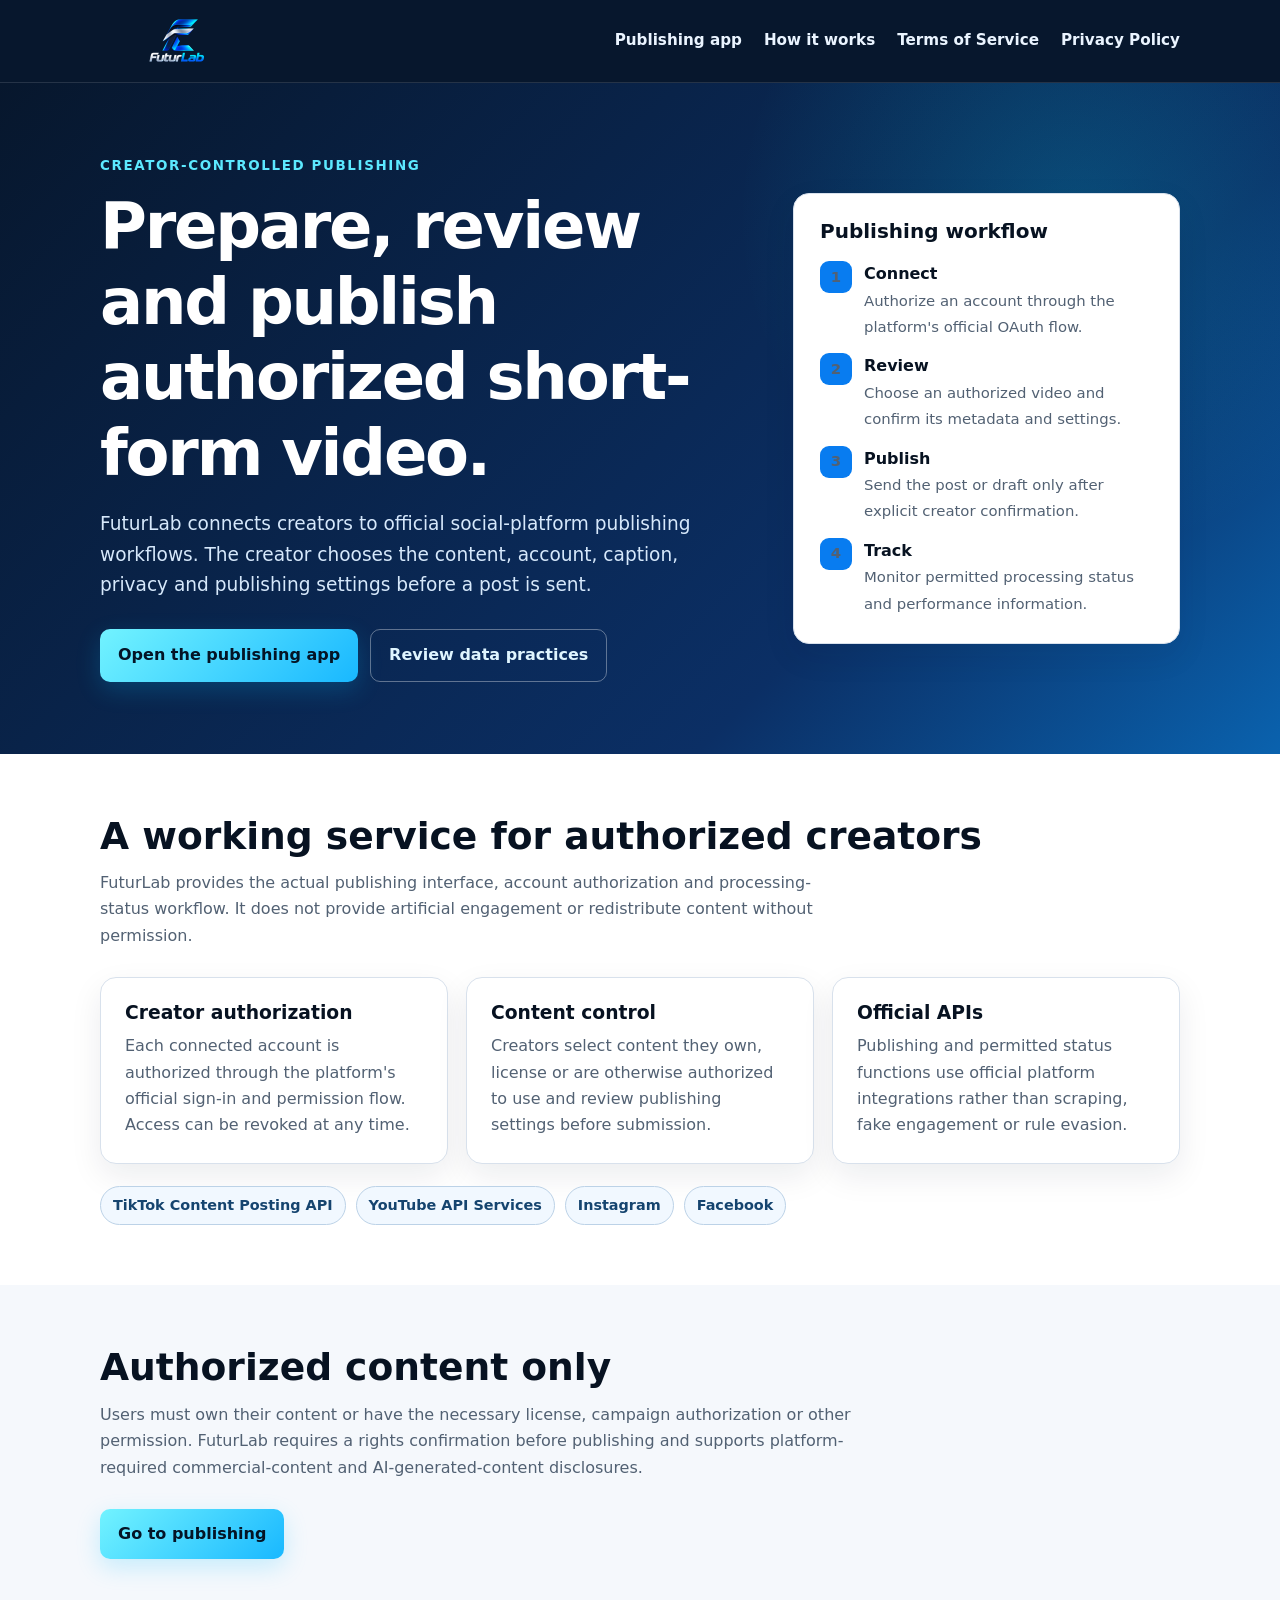
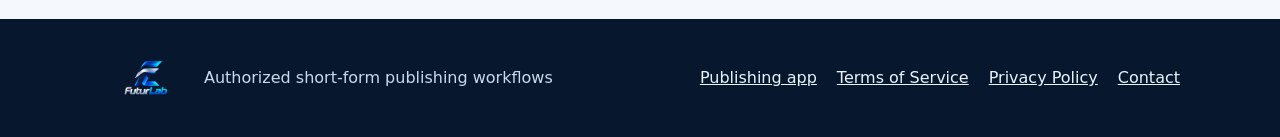
<file: index.html>
<!doctype html>
<html lang="en">
<head>
  <meta charset="utf-8">
  <meta name="viewport" content="width=device-width, initial-scale=1">
  <title>FuturLab — Authorized short-form publishing</title>
  <meta name="description" content="FuturLab helps creators prepare, review and publish authorized short-form content through official platform integrations.">
  <link rel="icon" type="image/png" href="/futurlab-logo.png">
  <link rel="apple-touch-icon" href="/futurlab-logo.png">
  <link rel="stylesheet" href="/styles.css">
</head>
<body>
  <header class="site-header">
    <div class="header-inner">
      <a class="brand-link" href="/" aria-label="FuturLab home"><img class="brand-logo" src="/futurlab-logo.png" alt="FuturLab"></a>
      <nav class="site-nav" aria-label="Primary navigation">
        <a href="/app.html">Publishing app</a>
        <a href="#workflow">How it works</a>
        <a href="/terms.html">Terms of Service</a>
        <a href="/privacy.html">Privacy Policy</a>
      </nav>
    </div>
  </header>

  <main>
    <section class="hero">
      <div class="container hero-grid">
        <div>
          <p class="eyebrow">Creator-controlled publishing</p>
          <h1>Prepare, review and publish authorized short-form video.</h1>
          <p class="hero-copy">FuturLab connects creators to official social-platform publishing workflows. The creator chooses the content, account, caption, privacy and publishing settings before a post is sent.</p>
          <div class="actions">
            <a class="button button-primary" href="/app.html">Open the publishing app</a>
            <a class="button button-secondary" href="/privacy.html">Review data practices</a>
          </div>
        </div>
        <aside class="hero-panel" aria-label="Publishing workflow summary">
          <h2>Publishing workflow</h2>
          <div class="mini-steps">
            <div class="mini-step"><span class="step-number">1</span><div><strong>Connect</strong><span>Authorize an account through the platform's official OAuth flow.</span></div></div>
            <div class="mini-step"><span class="step-number">2</span><div><strong>Review</strong><span>Choose an authorized video and confirm its metadata and settings.</span></div></div>
            <div class="mini-step"><span class="step-number">3</span><div><strong>Publish</strong><span>Send the post or draft only after explicit creator confirmation.</span></div></div>
            <div class="mini-step"><span class="step-number">4</span><div><strong>Track</strong><span>Monitor permitted processing status and performance information.</span></div></div>
          </div>
        </aside>
      </div>
    </section>

    <section class="section section-white" id="workflow">
      <div class="container">
        <h2>A working service for authorized creators</h2>
        <p class="section-intro">FuturLab provides the actual publishing interface, account authorization and processing-status workflow. It does not provide artificial engagement or redistribute content without permission.</p>
        <div class="grid-3">
          <article class="card"><h3>Creator authorization</h3><p>Each connected account is authorized through the platform's official sign-in and permission flow. Access can be revoked at any time.</p></article>
          <article class="card"><h3>Content control</h3><p>Creators select content they own, license or are otherwise authorized to use and review publishing settings before submission.</p></article>
          <article class="card"><h3>Official APIs</h3><p>Publishing and permitted status functions use official platform integrations rather than scraping, fake engagement or rule evasion.</p></article>
        </div>
        <div class="platform-list" aria-label="Supported platform integrations">
          <span>TikTok Content Posting API</span>
          <span>YouTube API Services</span>
          <span>Instagram</span>
          <span>Facebook</span>
        </div>
      </div>
    </section>

    <section class="section">
      <div class="container">
        <h2>Authorized content only</h2>
        <p class="section-intro">Users must own their content or have the necessary license, campaign authorization or other permission. FuturLab requires a rights confirmation before publishing and supports platform-required commercial-content and AI-generated-content disclosures.</p>
        <a class="button button-primary" href="/app.html">Go to publishing</a>
      </div>
    </section>
  </main>

  <footer class="site-footer">
    <div class="container footer-inner">
      <div class="footer-brand"><img src="/futurlab-logo.png" alt="FuturLab"><span>Authorized short-form publishing workflows</span></div>
      <nav class="footer-links" aria-label="Legal and service links">
        <a href="/app.html">Publishing app</a>
        <a href="/terms.html">Terms of Service</a>
        <a href="/privacy.html">Privacy Policy</a>
        <a href="mailto:clipsfabricc@gmail.com">Contact</a>
      </nav>
    </div>
  </footer>
</body>
</html>
</file>
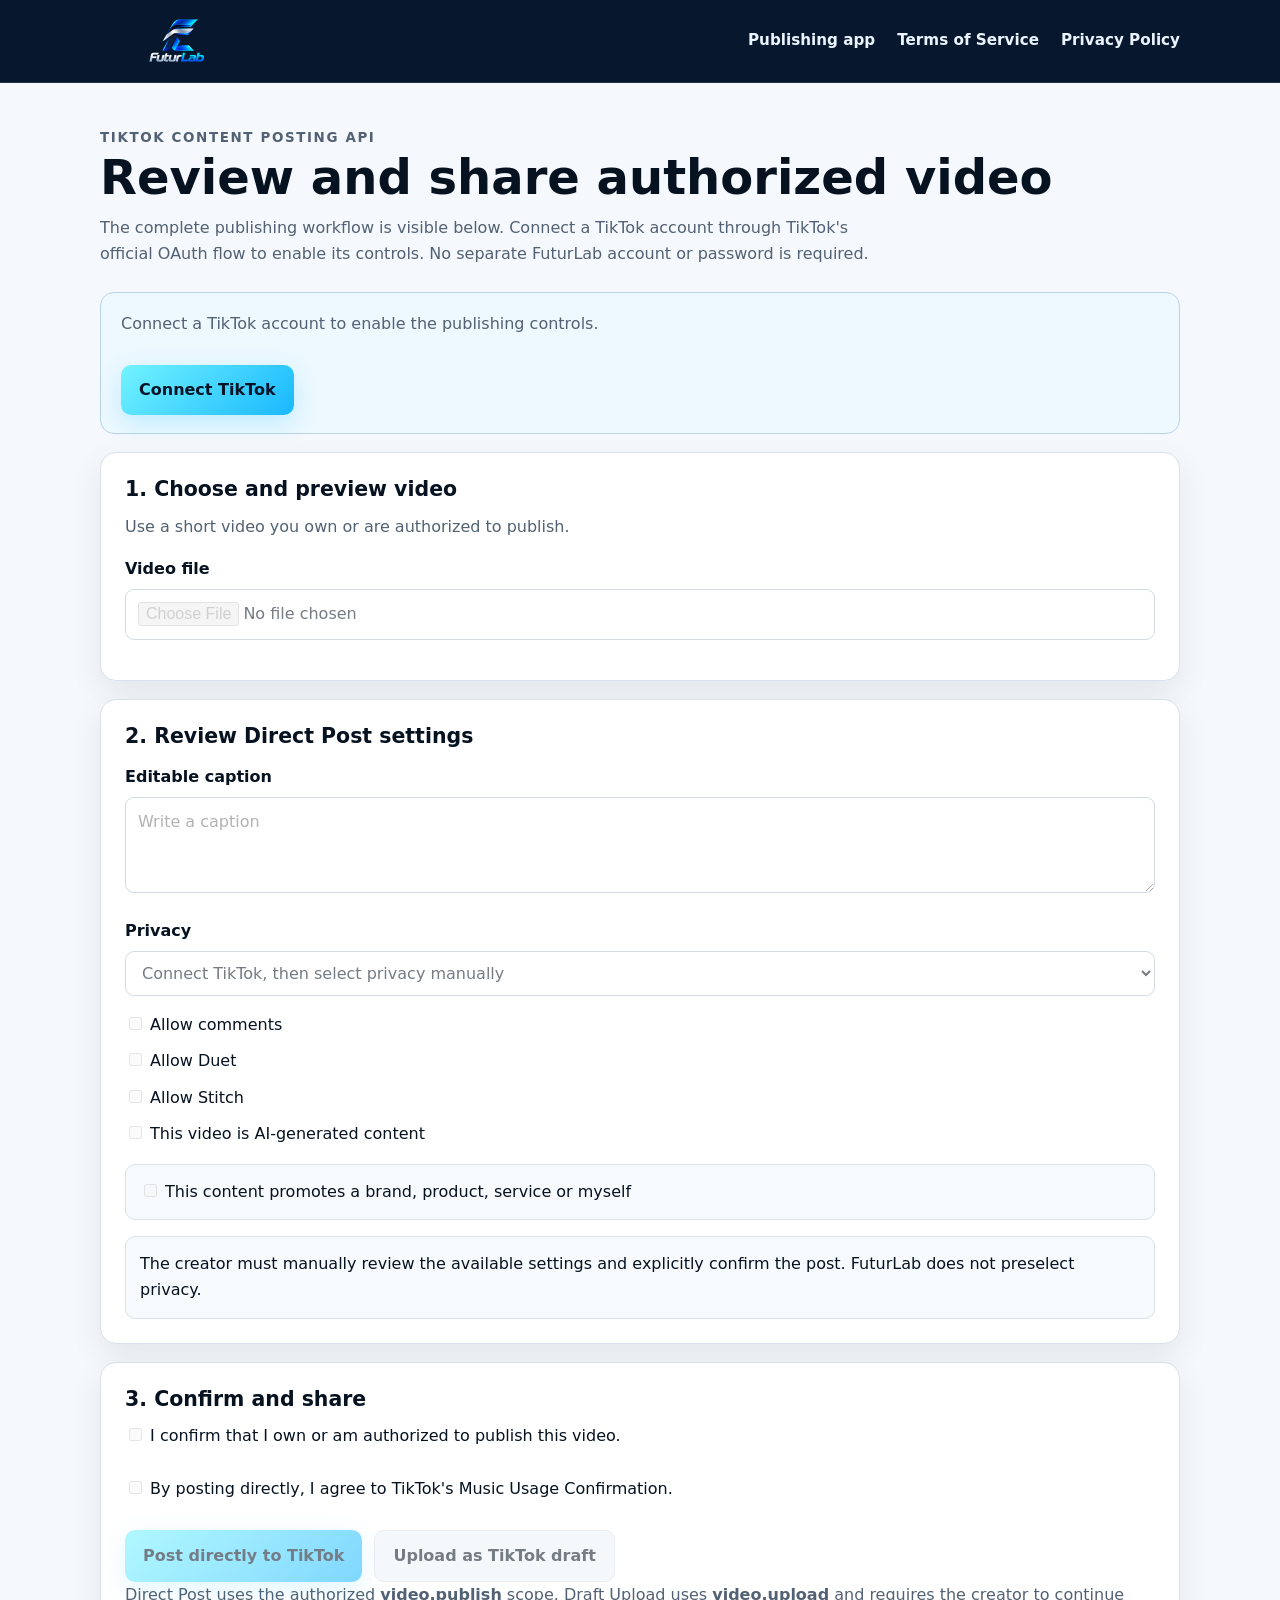
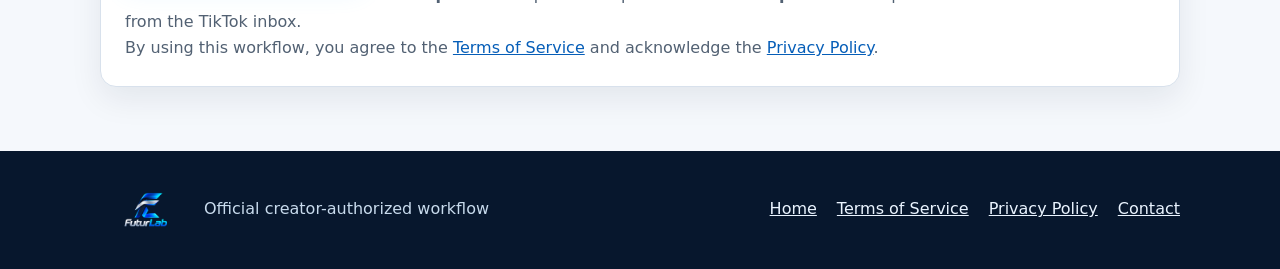
<file: app.html>
<!doctype html>
<html lang="en">
<head>
  <meta charset="utf-8">
  <meta name="viewport" content="width=device-width, initial-scale=1">
  <title>FuturLab — TikTok publishing app</title>
  <meta name="description" content="Connect a TikTok account, review authorized video and settings, and submit a Direct Post or TikTok draft.">
  <link rel="canonical" href="https://futurlabmedia.com/app.html">
  <link rel="icon" type="image/png" href="/futurlab-logo.png">
  <link rel="apple-touch-icon" href="/futurlab-logo.png">
  <link rel="stylesheet" href="/styles.css">
</head>
<body>
  <header class="site-header">
    <div class="header-inner">
      <a class="brand-link" href="/" aria-label="FuturLab home"><img class="brand-logo" src="/futurlab-logo.png" alt="FuturLab"></a>
      <nav class="site-nav" aria-label="Primary navigation">
        <a href="/app.html" aria-current="page">Publishing app</a>
        <a href="/terms.html">Terms of Service</a>
        <a href="/privacy.html">Privacy Policy</a>
      </nav>
    </div>
  </header>

  <main class="app-main">
    <div class="container">
      <section class="app-intro">
        <p class="eyebrow">TikTok Content Posting API</p>
        <h1>Review and share authorized video</h1>
        <p>The complete publishing workflow is visible below. Connect a TikTok account through TikTok's official OAuth flow to enable its controls. No separate FuturLab account or password is required.</p>
      </section>

      <section class="status-banner" aria-label="TikTok connection">
        <div id="connection" aria-live="polite"><p class="muted">Checking TikTok connection…</p></div>
      </section>

      <div class="app-stack" id="publisher">
        <section id="profileCard" class="card app-card hidden">
          <h2>Connected TikTok account</h2>
          <div class="profile-row"><img id="avatar" alt="TikTok profile avatar"><div class="profile-meta"><strong id="displayName">Connected creator</strong><span class="muted" id="creatorName"></span></div><button id="disconnect" class="secondary" type="button">Disconnect TikTok</button></div>
        </section>

        <section class="card app-card">
          <h2>1. Choose and preview video</h2>
          <p class="muted">Use a short video you own or are authorized to publish.</p>
          <div class="field"><label for="video">Video file</label><input id="video" type="file" accept="video/mp4,video/quicktime,video/webm" disabled></div>
          <video id="preview" class="preview hidden" controls></video>
        </section>

        <section class="card app-card">
          <h2>2. Review Direct Post settings</h2>
          <div class="field"><label for="title">Editable caption</label><textarea id="title" maxlength="2200" placeholder="Write a caption" disabled></textarea></div>
          <div class="field"><label for="privacy">Privacy</label><select id="privacy" disabled><option value="">Connect TikTok, then select privacy manually</option></select></div>
          <div class="checks">
            <label><input type="checkbox" id="allowComment" disabled> Allow comments</label>
            <label><input type="checkbox" id="allowDuet" disabled> Allow Duet</label>
            <label><input type="checkbox" id="allowStitch" disabled> Allow Stitch</label>
            <label><input type="checkbox" id="isAigc" disabled> This video is AI-generated content</label>
          </div>
          <div class="commercial-box">
            <label><input type="checkbox" id="commercial" disabled> This content promotes a brand, product, service or myself</label>
            <div id="commercialOptions" class="hidden" style="margin-top:10px">
              <label><input type="checkbox" id="yourBrand" disabled> Your brand or own business</label><br>
              <label><input type="checkbox" id="brandedContent" disabled> Branded content or third party</label>
              <div class="muted" id="commercialNote" style="margin-top:8px"></div>
            </div>
          </div>
          <div class="notice" style="margin-top:16px">The creator must manually review the available settings and explicitly confirm the post. FuturLab does not preselect privacy.</div>
        </section>

        <section class="card app-card confirmations">
          <h2>3. Confirm and share</h2>
          <label><input type="checkbox" id="rights" disabled> I confirm that I own or am authorized to publish this video.</label><br>
          <label><input type="checkbox" id="music" disabled> By posting directly, I agree to TikTok's Music Usage Confirmation.</label>
          <div class="actions">
            <button id="post" disabled>Post directly to TikTok</button>
            <button id="draft" class="secondary" disabled>Upload as TikTok draft</button>
          </div>
          <p class="muted">Direct Post uses the authorized <strong>video.publish</strong> scope. Draft Upload uses <strong>video.upload</strong> and requires the creator to continue from the TikTok inbox.</p>
          <p class="muted">By using this workflow, you agree to the <a href="/terms.html">Terms of Service</a> and acknowledge the <a href="/privacy.html">Privacy Policy</a>.</p>
          <div id="result" class="status-output hidden" aria-live="polite"></div>
        </section>
      </div>
    </div>
  </main>

  <footer class="site-footer">
    <div class="container footer-inner">
      <div class="footer-brand"><img src="/futurlab-logo.png" alt="FuturLab"><span>Official creator-authorized workflow</span></div>
      <nav class="footer-links" aria-label="Legal and service links"><a href="/">Home</a><a href="/terms.html">Terms of Service</a><a href="/privacy.html">Privacy Policy</a><a href="mailto:clipsfabricc@gmail.com">Contact</a></nav>
    </div>
  </footer>

  <script>
  const API = 'https://auth.futurlabmedia.com';
  const $ = id => document.getElementById(id);
  let currentPublishId = null;
  let currentMode = 'post';
  let connected = false;

  function setConnection(html) { $('connection').innerHTML = html; }
  function connectButton(message) {
    setConnection(`<div><p class="muted">${message}</p><div class="actions"><button type="button" onclick="location.href='${API}/tiktok/login'">Connect TikTok</button></div></div>`);
  }
  async function api(path, options = {}) {
    const response = await fetch(API + path, { ...options, credentials: 'include' });
    const data = await response.json().catch(() => ({}));
    if (!response.ok) throw new Error(data.error || `Request failed (${response.status})`);
    return data;
  }
  function bool(value) { return !!value; }
  function setWorkflowEnabled(enabled) {
    connected = enabled;
    ['video','title','privacy','allowComment','allowDuet','allowStitch','isAigc','commercial','yourBrand','brandedContent','rights','music'].forEach(id => { $(id).disabled = !enabled; });
    updateButtons();
  }
  function updateButtons() {
    const fileOk = connected && !!$('video').files[0];
    const commercialOk = !$('commercial').checked || $('yourBrand').checked || $('brandedContent').checked;
    const brandedPrivateConflict = $('brandedContent').checked && $('privacy').value === 'SELF_ONLY';
    $('post').disabled = !fileOk || !$('privacy').value || !$('rights').checked || !$('music').checked || !commercialOk || brandedPrivateConflict;
    $('draft').disabled = !fileOk || !$('rights').checked;
    $('commercialNote').textContent = brandedPrivateConflict ? 'Branded content cannot use Only me privacy.' : '';
  }
  function renderCreatorOptions(info) {
    $('creatorName').textContent = info.creator_username ? `@${info.creator_username}` : '';
    $('privacy').innerHTML = '<option value="">Select privacy manually</option>';
    (info.privacy_level_options || []).forEach(value => {
      const option = document.createElement('option');
      option.value = value;
      option.textContent = { PUBLIC_TO_EVERYONE:'Everyone', MUTUAL_FOLLOW_FRIENDS:'Friends', FOLLOWER_OF_CREATOR:'Followers', SELF_ONLY:'Only me' }[value] || value;
      $('privacy').appendChild(option);
    });
    $('allowComment').disabled = bool(info.comment_disabled);
    $('allowDuet').disabled = bool(info.duet_disabled);
    $('allowStitch').disabled = bool(info.stitch_disabled);
    $('allowComment').checked = false;
    $('allowDuet').checked = false;
    $('allowStitch').checked = false;
  }
  async function load() {
    setWorkflowEnabled(false);
    try {
      const status = await api('/tiktok/status');
      if (!status.connected) { connectButton('Connect a TikTok account to enable the publishing controls.'); return; }
      const [profile, creator] = await Promise.all([api('/tiktok/profile'), api('/tiktok/creator-info')]);
      const user = profile.data && profile.data.user ? profile.data.user : {};
      $('avatar').src = user.avatar_url || '';
      $('displayName').textContent = user.display_name || 'Connected creator';
      renderCreatorOptions(creator.data || {});
      $('profileCard').classList.remove('hidden');
      setConnection(`<div><p class="ok">✓ TikTok connected</p><p class="muted">Authorized scopes: ${status.scope || ''}</p></div>`);
      setWorkflowEnabled(true);
      renderCreatorOptions(creator.data || {});
    } catch (error) {
      connectButton('Connect a TikTok account to enable the publishing controls.');
    }
  }

  $('disconnect').addEventListener('click', async () => {
    $('disconnect').disabled = true;
    try { await api('/tiktok/disconnect', { method: 'POST' }); location.reload(); }
    catch (error) { alert('Disconnect failed: ' + error.message); $('disconnect').disabled = false; }
  });
  $('video').addEventListener('change', () => {
    const file = $('video').files[0];
    if (!file) { $('preview').classList.add('hidden'); updateButtons(); return; }
    $('preview').src = URL.createObjectURL(file);
    $('preview').classList.remove('hidden');
    updateButtons();
  });
  ['privacy','rights','music','yourBrand','brandedContent'].forEach(id => $(id).addEventListener('change', updateButtons));
  $('commercial').addEventListener('change', () => {
    $('commercialOptions').classList.toggle('hidden', !$('commercial').checked);
    if (!$('commercial').checked) { $('yourBrand').checked = false; $('brandedContent').checked = false; }
    updateButtons();
  });
  function baseForm() { const form = new FormData(); form.append('video', $('video').files[0]); return form; }

  $('post').addEventListener('click', async () => {
    currentMode = 'post'; $('post').disabled = true; $('draft').disabled = true; $('result').classList.remove('hidden'); $('result').textContent = 'Uploading Direct Post to TikTok…';
    try {
      const form = baseForm();
      form.append('title', $('title').value); form.append('privacy_level', $('privacy').value);
      form.append('allow_comment', $('allowComment').checked); form.append('allow_duet', $('allowDuet').checked); form.append('allow_stitch', $('allowStitch').checked);
      form.append('is_aigc', $('isAigc').checked); form.append('commercial_content', $('commercial').checked); form.append('your_brand', $('yourBrand').checked); form.append('branded_content', $('brandedContent').checked); form.append('music_confirmation', 'accepted');
      const init = await api('/tiktok/post-file', { method: 'POST', body: form }); currentPublishId = init.publish_id;
      $('result').textContent = `Direct Post upload accepted.\npublish_id: ${currentPublishId}\nChecking processing status…`;
      pollStatus();
    } catch (error) { $('result').textContent = 'Error: ' + error.message; updateButtons(); }
  });
  $('draft').addEventListener('click', async () => {
    currentMode = 'draft'; $('post').disabled = true; $('draft').disabled = true; $('result').classList.remove('hidden'); $('result').textContent = 'Uploading video to TikTok as a draft…';
    try {
      const init = await api('/tiktok/upload-draft-file', { method: 'POST', body: baseForm() }); currentPublishId = init.publish_id;
      $('result').textContent = `Draft upload accepted.\npublish_id: ${currentPublishId}\nContinue from the TikTok inbox notification to review and post.\nChecking upload status…`;
      pollStatus();
    } catch (error) { $('result').textContent = 'Error: ' + error.message; updateButtons(); }
  });
  async function pollStatus() {
    if (!currentPublishId) return;
    try {
      const response = await api('/tiktok/post-status', { method:'POST', headers:{'Content-Type':'application/json'}, body:JSON.stringify({publish_id:currentPublishId}) });
      const data = response.data || {};
      $('result').textContent = `${currentMode === 'draft' ? 'Draft Upload' : 'Direct Post'}\npublish_id: ${currentPublishId}\nStatus: ${data.status || 'UNKNOWN'}${data.fail_reason ? `\nReason: ${data.fail_reason}` : ''}${currentMode === 'draft' ? '\nContinue from the TikTok inbox notification to edit and post the draft.' : ''}`;
      if (['PUBLISH_COMPLETE','SEND_TO_USER_INBOX','FAILED'].includes(data.status)) { updateButtons(); return; }
      setTimeout(pollStatus, 2500);
    } catch (error) { $('result').textContent += '\nStatus check error: ' + error.message; updateButtons(); }
  }
  load();
  </script>
</body>
</html>
</file>
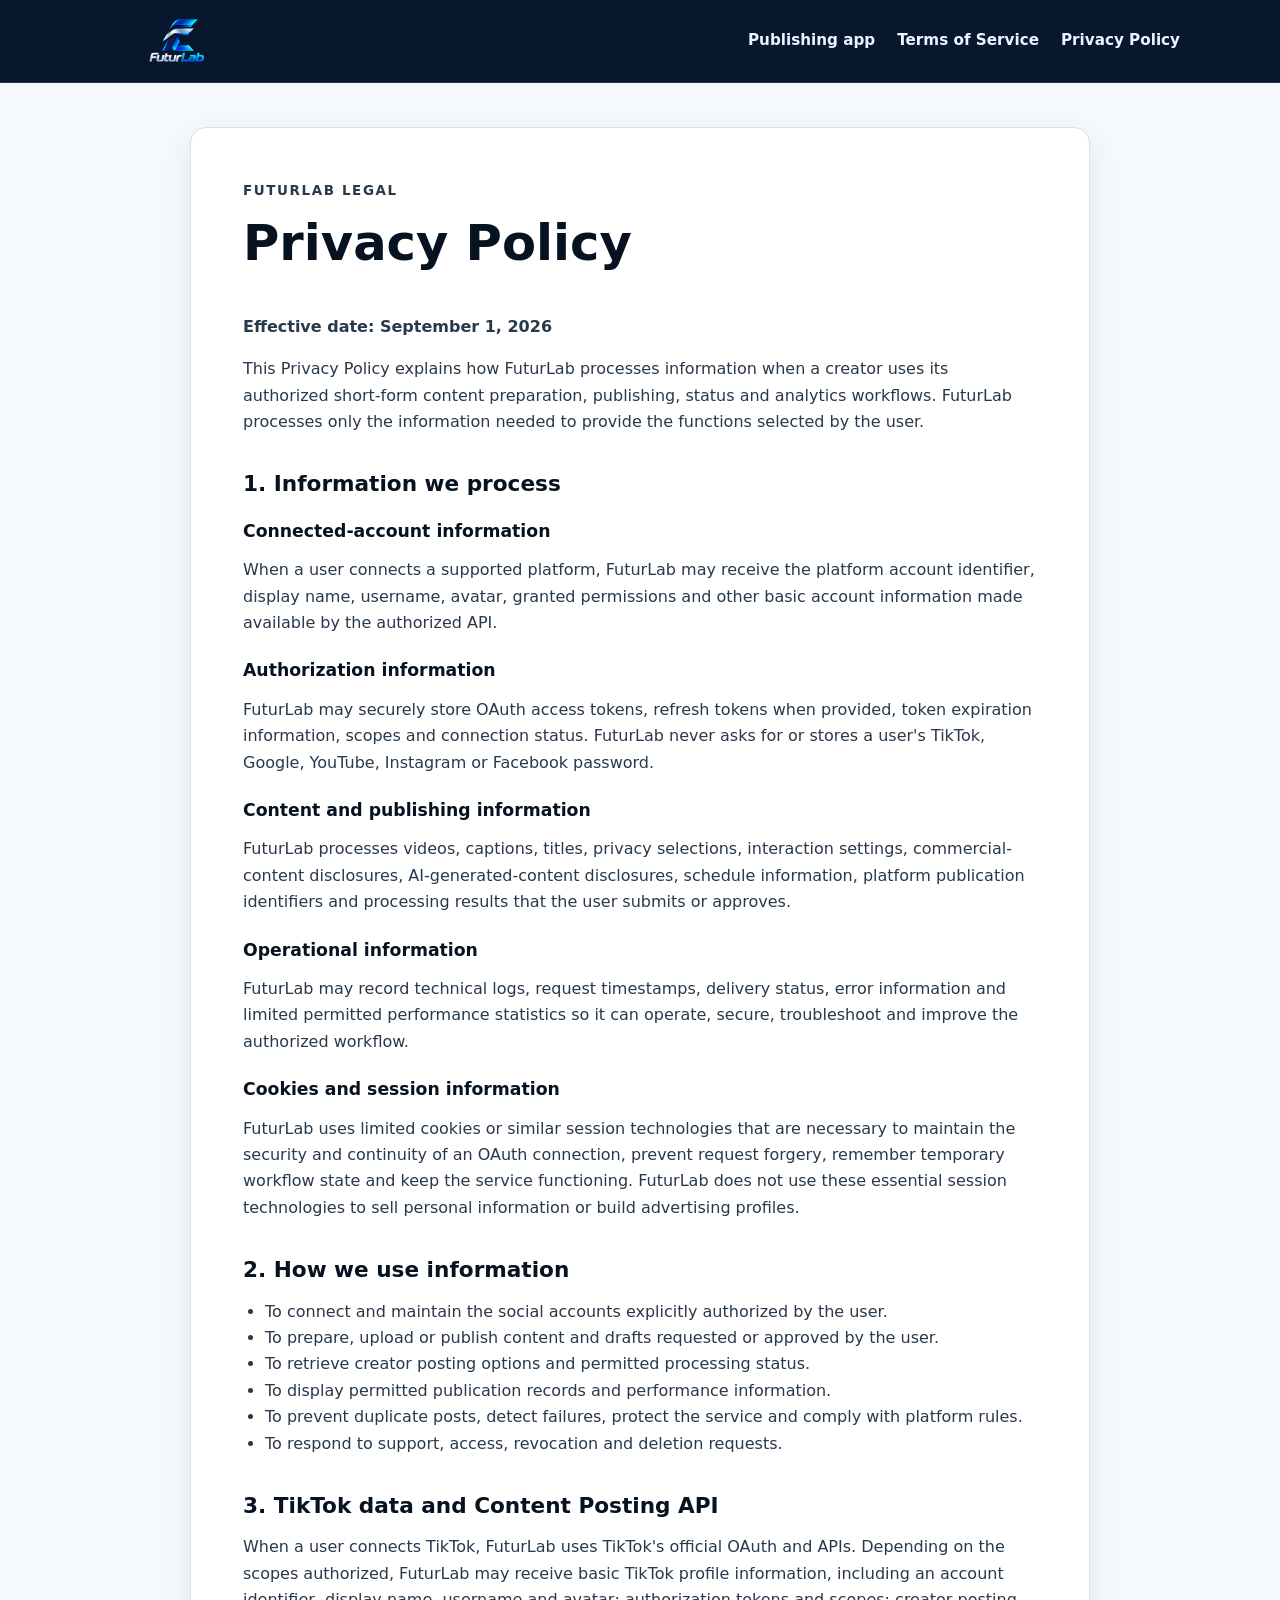
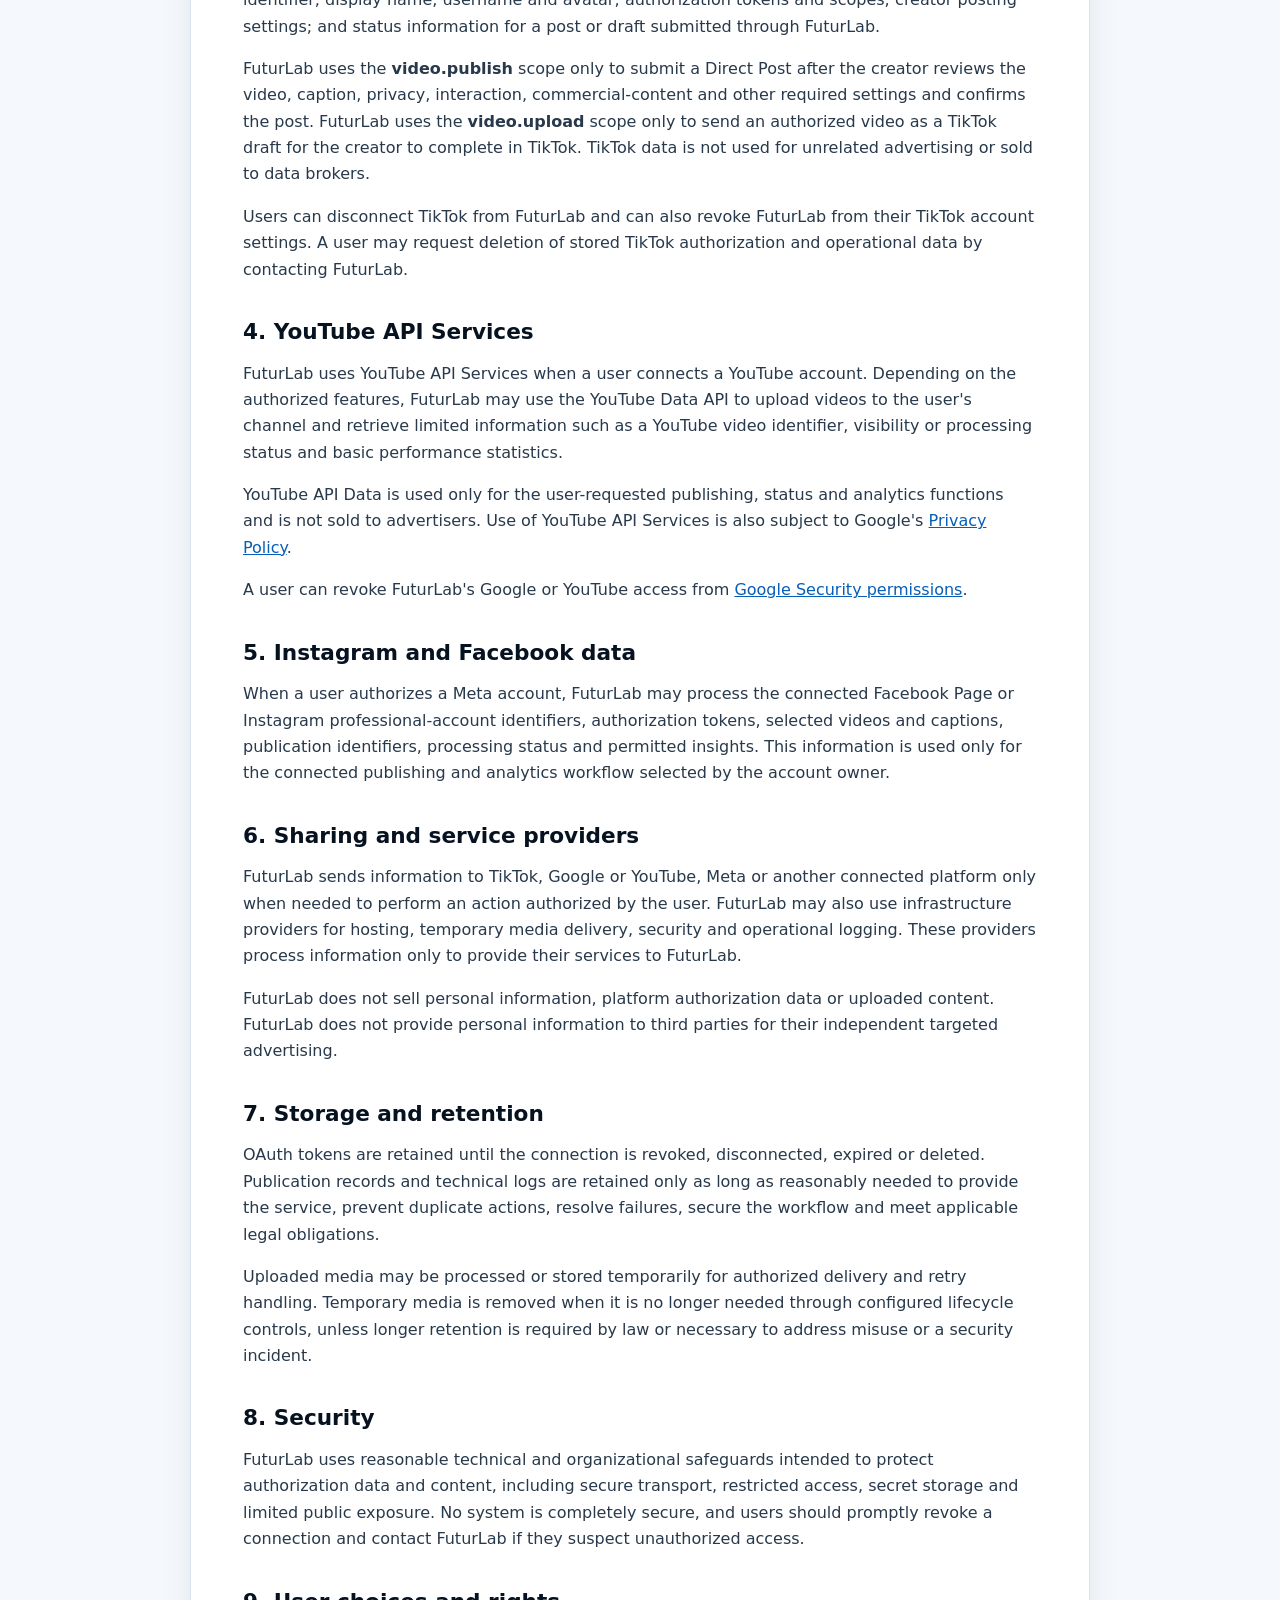
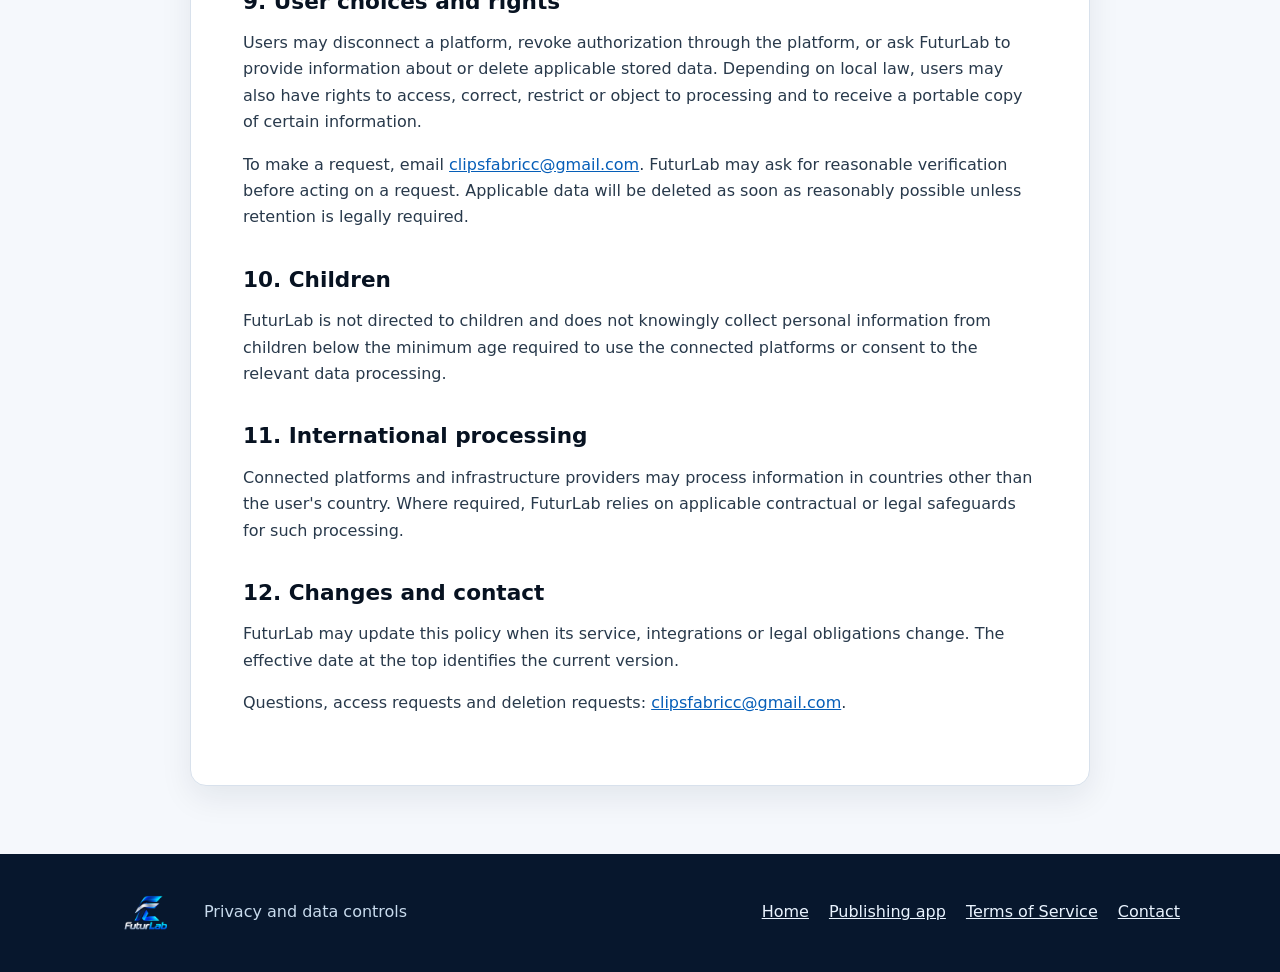
<file: privacy.html>
<!doctype html>
<html lang="en">
<head>
  <meta charset="utf-8">
  <meta name="viewport" content="width=device-width, initial-scale=1">
  <title>FuturLab Privacy Policy</title>
  <meta name="description" content="FuturLab Privacy Policy for connected-account authorization and short-form content publishing.">
  <link rel="icon" type="image/png" href="/futurlab-logo.png">
  <link rel="apple-touch-icon" href="/futurlab-logo.png">
  <link rel="stylesheet" href="/styles.css">
</head>
<body>
  <header class="site-header">
    <div class="header-inner">
      <a class="brand-link" href="/" aria-label="FuturLab home"><img class="brand-logo" src="/futurlab-logo.png" alt="FuturLab"></a>
      <nav class="site-nav" aria-label="Primary navigation">
        <a href="/app.html">Publishing app</a>
        <a href="/terms.html">Terms of Service</a>
        <a href="/privacy.html" aria-current="page">Privacy Policy</a>
      </nav>
    </div>
  </header>

  <main class="legal-main">
    <article class="legal-card">
      <p class="eyebrow">FuturLab legal</p>
      <h1>Privacy Policy</h1>
      <p class="legal-meta">Effective date: September 1, 2026</p>
      <p>This Privacy Policy explains how FuturLab processes information when a creator uses its authorized short-form content preparation, publishing, status and analytics workflows. FuturLab processes only the information needed to provide the functions selected by the user.</p>

      <h2>1. Information we process</h2>
      <h3>Connected-account information</h3>
      <p>When a user connects a supported platform, FuturLab may receive the platform account identifier, display name, username, avatar, granted permissions and other basic account information made available by the authorized API.</p>
      <h3>Authorization information</h3>
      <p>FuturLab may securely store OAuth access tokens, refresh tokens when provided, token expiration information, scopes and connection status. FuturLab never asks for or stores a user's TikTok, Google, YouTube, Instagram or Facebook password.</p>
      <h3>Content and publishing information</h3>
      <p>FuturLab processes videos, captions, titles, privacy selections, interaction settings, commercial-content disclosures, AI-generated-content disclosures, schedule information, platform publication identifiers and processing results that the user submits or approves.</p>
      <h3>Operational information</h3>
      <p>FuturLab may record technical logs, request timestamps, delivery status, error information and limited permitted performance statistics so it can operate, secure, troubleshoot and improve the authorized workflow.</p>
      <h3>Cookies and session information</h3>
      <p>FuturLab uses limited cookies or similar session technologies that are necessary to maintain the security and continuity of an OAuth connection, prevent request forgery, remember temporary workflow state and keep the service functioning. FuturLab does not use these essential session technologies to sell personal information or build advertising profiles.</p>

      <h2>2. How we use information</h2>
      <ul>
        <li>To connect and maintain the social accounts explicitly authorized by the user.</li>
        <li>To prepare, upload or publish content and drafts requested or approved by the user.</li>
        <li>To retrieve creator posting options and permitted processing status.</li>
        <li>To display permitted publication records and performance information.</li>
        <li>To prevent duplicate posts, detect failures, protect the service and comply with platform rules.</li>
        <li>To respond to support, access, revocation and deletion requests.</li>
      </ul>

      <h2>3. TikTok data and Content Posting API</h2>
      <p>When a user connects TikTok, FuturLab uses TikTok's official OAuth and APIs. Depending on the scopes authorized, FuturLab may receive basic TikTok profile information, including an account identifier, display name, username and avatar; authorization tokens and scopes; creator posting settings; and status information for a post or draft submitted through FuturLab.</p>
      <p>FuturLab uses the <strong>video.publish</strong> scope only to submit a Direct Post after the creator reviews the video, caption, privacy, interaction, commercial-content and other required settings and confirms the post. FuturLab uses the <strong>video.upload</strong> scope only to send an authorized video as a TikTok draft for the creator to complete in TikTok. TikTok data is not used for unrelated advertising or sold to data brokers.</p>
      <p>Users can disconnect TikTok from FuturLab and can also revoke FuturLab from their TikTok account settings. A user may request deletion of stored TikTok authorization and operational data by contacting FuturLab.</p>

      <h2>4. YouTube API Services</h2>
      <p>FuturLab uses YouTube API Services when a user connects a YouTube account. Depending on the authorized features, FuturLab may use the YouTube Data API to upload videos to the user's channel and retrieve limited information such as a YouTube video identifier, visibility or processing status and basic performance statistics.</p>
      <p>YouTube API Data is used only for the user-requested publishing, status and analytics functions and is not sold to advertisers. Use of YouTube API Services is also subject to Google's <a href="https://policies.google.com/privacy">Privacy Policy</a>.</p>
      <p>A user can revoke FuturLab's Google or YouTube access from <a href="https://security.google.com/settings/security/permissions">Google Security permissions</a>.</p>

      <h2>5. Instagram and Facebook data</h2>
      <p>When a user authorizes a Meta account, FuturLab may process the connected Facebook Page or Instagram professional-account identifiers, authorization tokens, selected videos and captions, publication identifiers, processing status and permitted insights. This information is used only for the connected publishing and analytics workflow selected by the account owner.</p>

      <h2>6. Sharing and service providers</h2>
      <p>FuturLab sends information to TikTok, Google or YouTube, Meta or another connected platform only when needed to perform an action authorized by the user. FuturLab may also use infrastructure providers for hosting, temporary media delivery, security and operational logging. These providers process information only to provide their services to FuturLab.</p>
      <p>FuturLab does not sell personal information, platform authorization data or uploaded content. FuturLab does not provide personal information to third parties for their independent targeted advertising.</p>

      <h2>7. Storage and retention</h2>
      <p>OAuth tokens are retained until the connection is revoked, disconnected, expired or deleted. Publication records and technical logs are retained only as long as reasonably needed to provide the service, prevent duplicate actions, resolve failures, secure the workflow and meet applicable legal obligations.</p>
      <p>Uploaded media may be processed or stored temporarily for authorized delivery and retry handling. Temporary media is removed when it is no longer needed through configured lifecycle controls, unless longer retention is required by law or necessary to address misuse or a security incident.</p>

      <h2>8. Security</h2>
      <p>FuturLab uses reasonable technical and organizational safeguards intended to protect authorization data and content, including secure transport, restricted access, secret storage and limited public exposure. No system is completely secure, and users should promptly revoke a connection and contact FuturLab if they suspect unauthorized access.</p>

      <h2>9. User choices and rights</h2>
      <p>Users may disconnect a platform, revoke authorization through the platform, or ask FuturLab to provide information about or delete applicable stored data. Depending on local law, users may also have rights to access, correct, restrict or object to processing and to receive a portable copy of certain information.</p>
      <p>To make a request, email <a href="mailto:clipsfabricc@gmail.com">clipsfabricc@gmail.com</a>. FuturLab may ask for reasonable verification before acting on a request. Applicable data will be deleted as soon as reasonably possible unless retention is legally required.</p>

      <h2>10. Children</h2>
      <p>FuturLab is not directed to children and does not knowingly collect personal information from children below the minimum age required to use the connected platforms or consent to the relevant data processing.</p>

      <h2>11. International processing</h2>
      <p>Connected platforms and infrastructure providers may process information in countries other than the user's country. Where required, FuturLab relies on applicable contractual or legal safeguards for such processing.</p>

      <h2>12. Changes and contact</h2>
      <p>FuturLab may update this policy when its service, integrations or legal obligations change. The effective date at the top identifies the current version.</p>
      <p>Questions, access requests and deletion requests: <a href="mailto:clipsfabricc@gmail.com">clipsfabricc@gmail.com</a>.</p>
    </article>
  </main>

  <footer class="site-footer">
    <div class="container footer-inner">
      <div class="footer-brand"><img src="/futurlab-logo.png" alt="FuturLab"><span>Privacy and data controls</span></div>
      <nav class="footer-links" aria-label="Legal and service links"><a href="/">Home</a><a href="/app.html">Publishing app</a><a href="/terms.html">Terms of Service</a><a href="mailto:clipsfabricc@gmail.com">Contact</a></nav>
    </div>
  </footer>
</body>
</html>
</file>
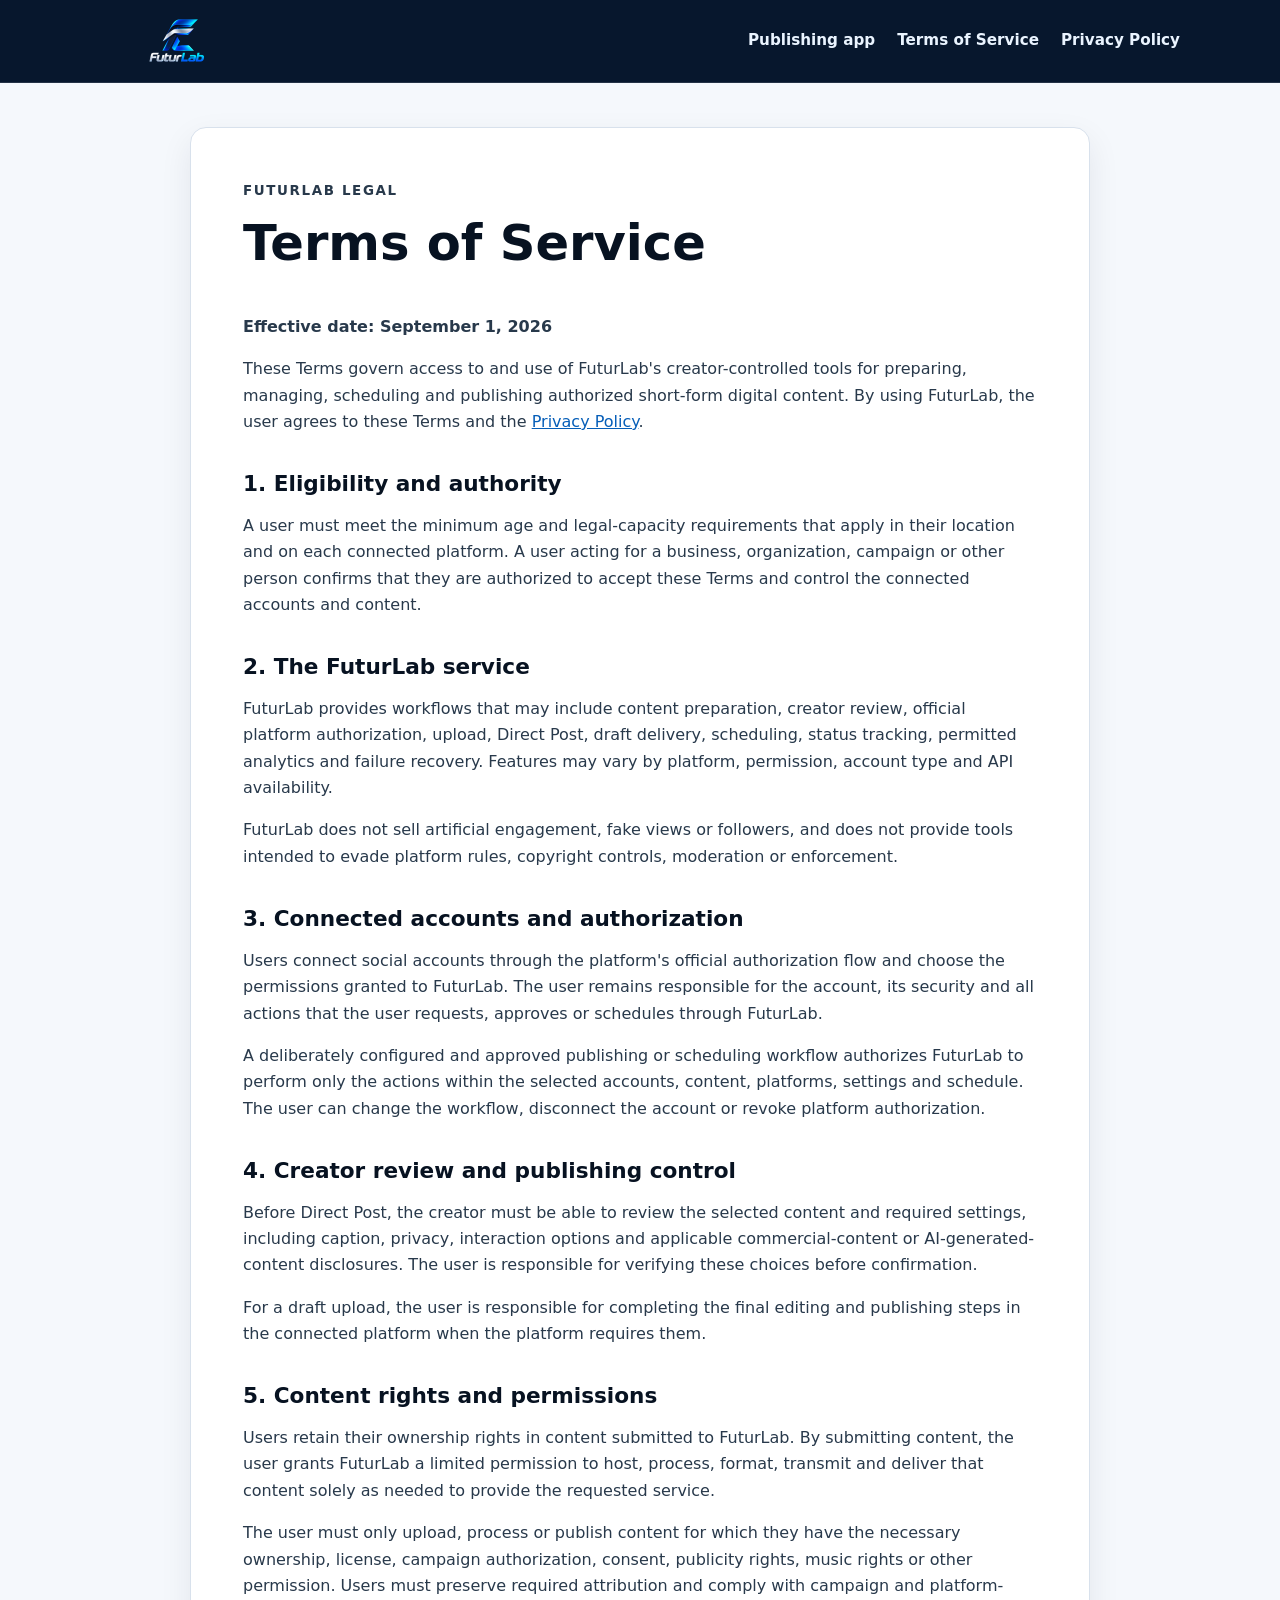
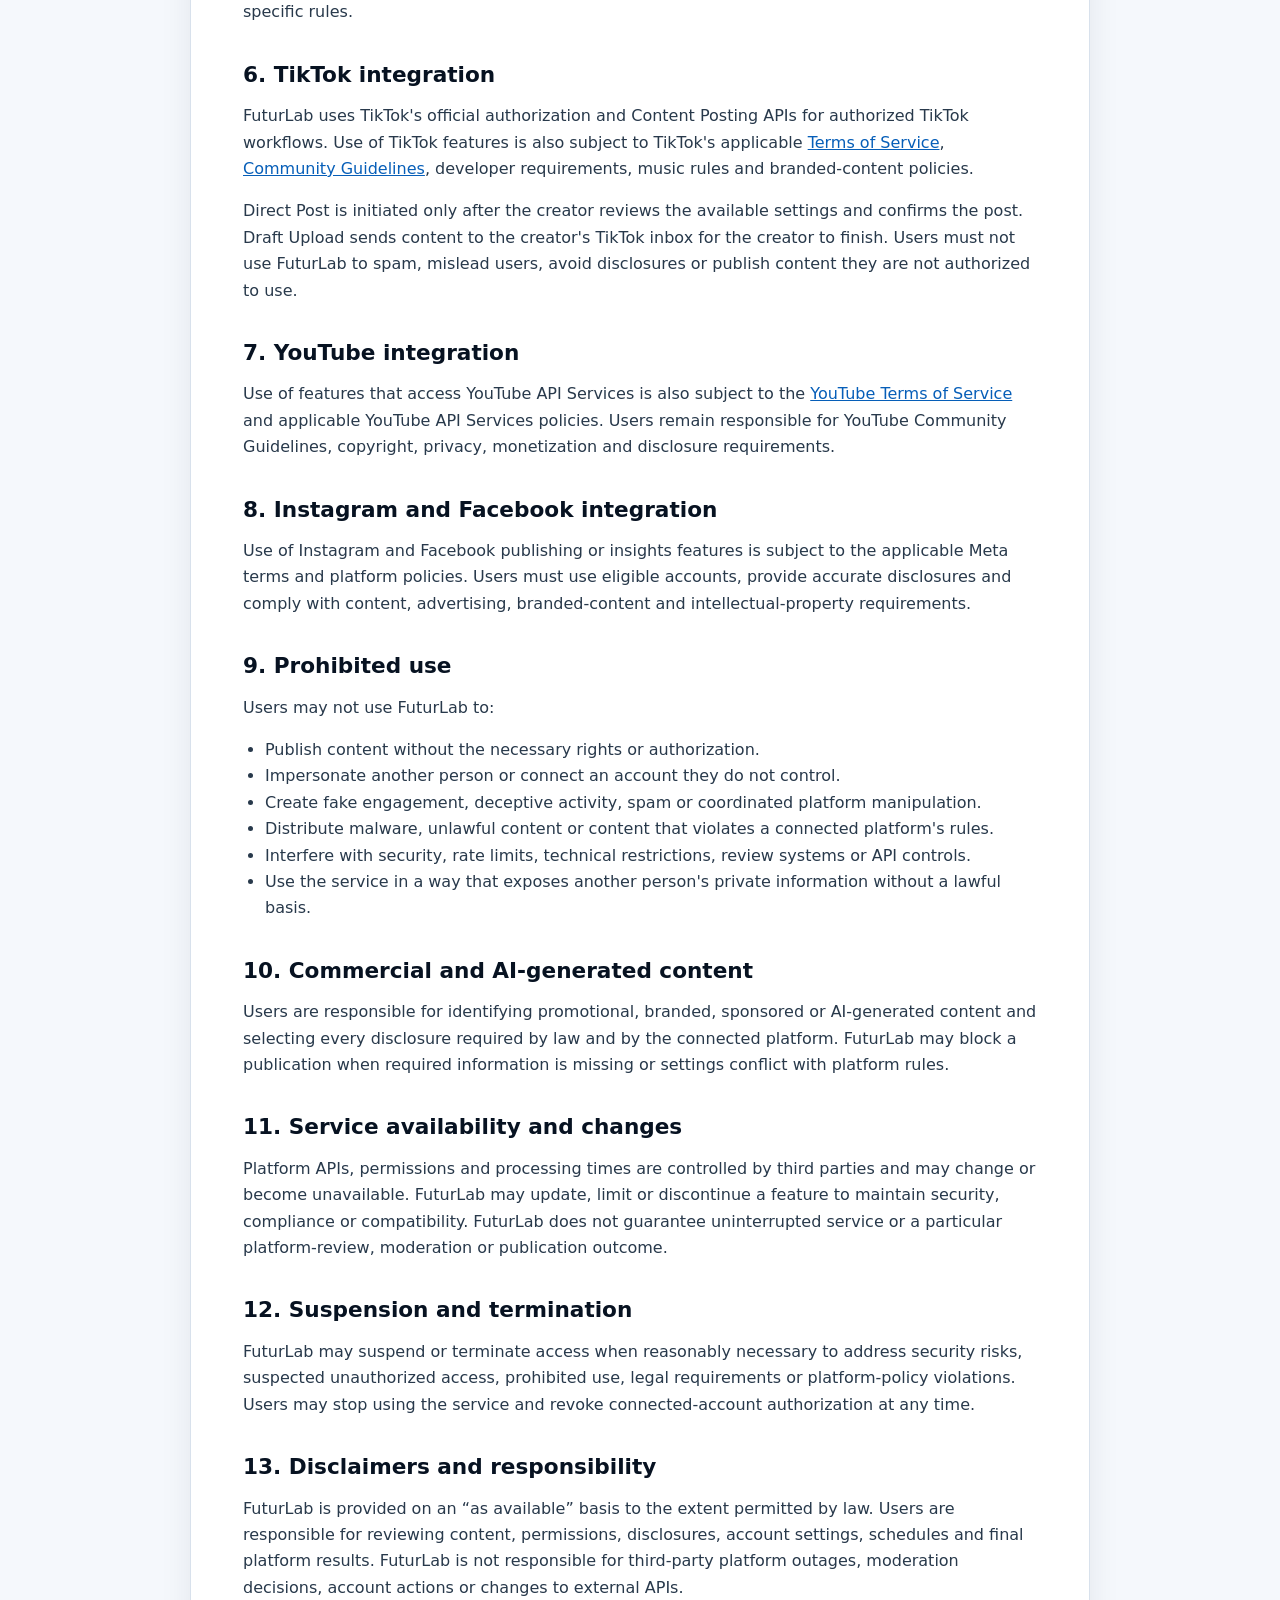
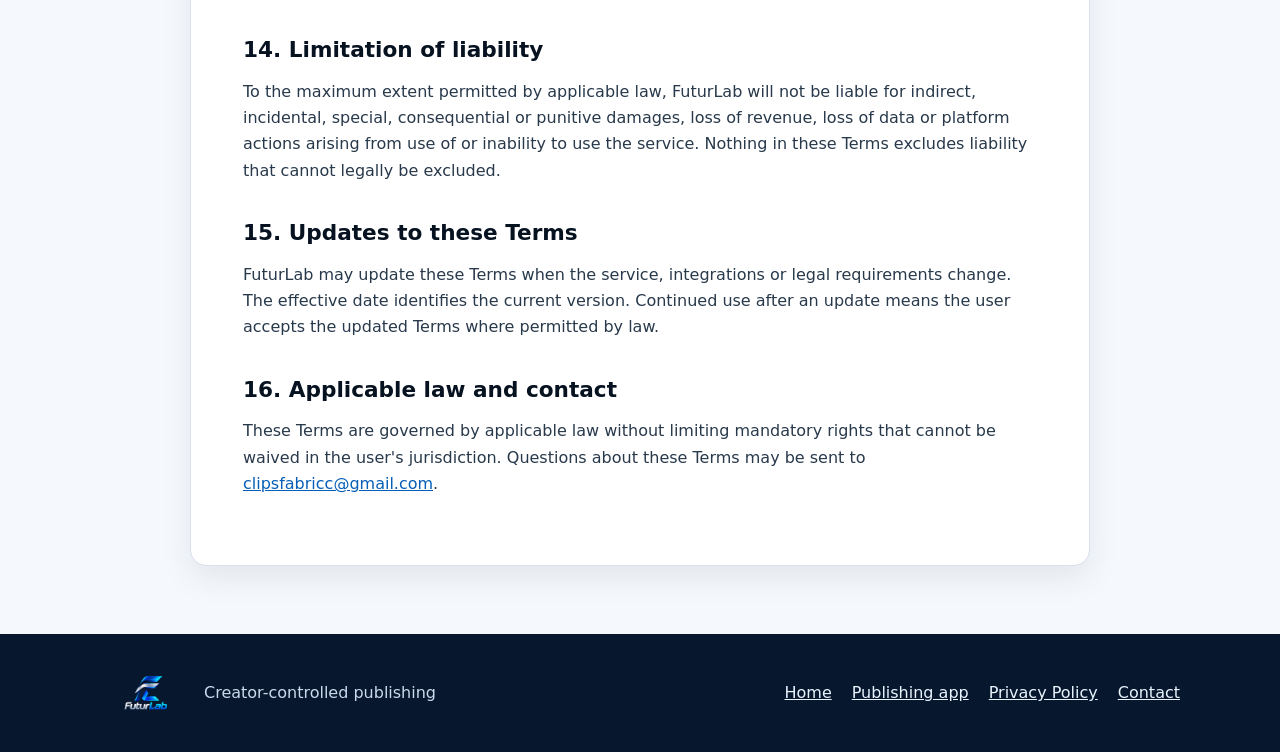
<file: terms.html>
<!doctype html>
<html lang="en">
<head>
  <meta charset="utf-8">
  <meta name="viewport" content="width=device-width, initial-scale=1">
  <title>FuturLab Terms of Service</title>
  <meta name="description" content="Terms governing use of FuturLab's authorized short-form content publishing workflows.">
  <link rel="icon" type="image/png" href="/futurlab-logo.png">
  <link rel="apple-touch-icon" href="/futurlab-logo.png">
  <link rel="stylesheet" href="/styles.css">
</head>
<body>
  <header class="site-header">
    <div class="header-inner">
      <a class="brand-link" href="/" aria-label="FuturLab home"><img class="brand-logo" src="/futurlab-logo.png" alt="FuturLab"></a>
      <nav class="site-nav" aria-label="Primary navigation">
        <a href="/app.html">Publishing app</a>
        <a href="/terms.html" aria-current="page">Terms of Service</a>
        <a href="/privacy.html">Privacy Policy</a>
      </nav>
    </div>
  </header>

  <main class="legal-main">
    <article class="legal-card">
      <p class="eyebrow">FuturLab legal</p>
      <h1>Terms of Service</h1>
      <p class="legal-meta">Effective date: September 1, 2026</p>
      <p>These Terms govern access to and use of FuturLab's creator-controlled tools for preparing, managing, scheduling and publishing authorized short-form digital content. By using FuturLab, the user agrees to these Terms and the <a href="/privacy.html">Privacy Policy</a>.</p>

      <h2>1. Eligibility and authority</h2>
      <p>A user must meet the minimum age and legal-capacity requirements that apply in their location and on each connected platform. A user acting for a business, organization, campaign or other person confirms that they are authorized to accept these Terms and control the connected accounts and content.</p>

      <h2>2. The FuturLab service</h2>
      <p>FuturLab provides workflows that may include content preparation, creator review, official platform authorization, upload, Direct Post, draft delivery, scheduling, status tracking, permitted analytics and failure recovery. Features may vary by platform, permission, account type and API availability.</p>
      <p>FuturLab does not sell artificial engagement, fake views or followers, and does not provide tools intended to evade platform rules, copyright controls, moderation or enforcement.</p>

      <h2>3. Connected accounts and authorization</h2>
      <p>Users connect social accounts through the platform's official authorization flow and choose the permissions granted to FuturLab. The user remains responsible for the account, its security and all actions that the user requests, approves or schedules through FuturLab.</p>
      <p>A deliberately configured and approved publishing or scheduling workflow authorizes FuturLab to perform only the actions within the selected accounts, content, platforms, settings and schedule. The user can change the workflow, disconnect the account or revoke platform authorization.</p>

      <h2>4. Creator review and publishing control</h2>
      <p>Before Direct Post, the creator must be able to review the selected content and required settings, including caption, privacy, interaction options and applicable commercial-content or AI-generated-content disclosures. The user is responsible for verifying these choices before confirmation.</p>
      <p>For a draft upload, the user is responsible for completing the final editing and publishing steps in the connected platform when the platform requires them.</p>

      <h2>5. Content rights and permissions</h2>
      <p>Users retain their ownership rights in content submitted to FuturLab. By submitting content, the user grants FuturLab a limited permission to host, process, format, transmit and deliver that content solely as needed to provide the requested service.</p>
      <p>The user must only upload, process or publish content for which they have the necessary ownership, license, campaign authorization, consent, publicity rights, music rights or other permission. Users must preserve required attribution and comply with campaign and platform-specific rules.</p>

      <h2>6. TikTok integration</h2>
      <p>FuturLab uses TikTok's official authorization and Content Posting APIs for authorized TikTok workflows. Use of TikTok features is also subject to TikTok's applicable <a href="https://www.tiktok.com/legal/terms-of-service">Terms of Service</a>, <a href="https://www.tiktok.com/community-guidelines">Community Guidelines</a>, developer requirements, music rules and branded-content policies.</p>
      <p>Direct Post is initiated only after the creator reviews the available settings and confirms the post. Draft Upload sends content to the creator's TikTok inbox for the creator to finish. Users must not use FuturLab to spam, mislead users, avoid disclosures or publish content they are not authorized to use.</p>

      <h2>7. YouTube integration</h2>
      <p>Use of features that access YouTube API Services is also subject to the <a href="https://www.youtube.com/t/terms">YouTube Terms of Service</a> and applicable YouTube API Services policies. Users remain responsible for YouTube Community Guidelines, copyright, privacy, monetization and disclosure requirements.</p>

      <h2>8. Instagram and Facebook integration</h2>
      <p>Use of Instagram and Facebook publishing or insights features is subject to the applicable Meta terms and platform policies. Users must use eligible accounts, provide accurate disclosures and comply with content, advertising, branded-content and intellectual-property requirements.</p>

      <h2>9. Prohibited use</h2>
      <p>Users may not use FuturLab to:</p>
      <ul>
        <li>Publish content without the necessary rights or authorization.</li>
        <li>Impersonate another person or connect an account they do not control.</li>
        <li>Create fake engagement, deceptive activity, spam or coordinated platform manipulation.</li>
        <li>Distribute malware, unlawful content or content that violates a connected platform's rules.</li>
        <li>Interfere with security, rate limits, technical restrictions, review systems or API controls.</li>
        <li>Use the service in a way that exposes another person's private information without a lawful basis.</li>
      </ul>

      <h2>10. Commercial and AI-generated content</h2>
      <p>Users are responsible for identifying promotional, branded, sponsored or AI-generated content and selecting every disclosure required by law and by the connected platform. FuturLab may block a publication when required information is missing or settings conflict with platform rules.</p>

      <h2>11. Service availability and changes</h2>
      <p>Platform APIs, permissions and processing times are controlled by third parties and may change or become unavailable. FuturLab may update, limit or discontinue a feature to maintain security, compliance or compatibility. FuturLab does not guarantee uninterrupted service or a particular platform-review, moderation or publication outcome.</p>

      <h2>12. Suspension and termination</h2>
      <p>FuturLab may suspend or terminate access when reasonably necessary to address security risks, suspected unauthorized access, prohibited use, legal requirements or platform-policy violations. Users may stop using the service and revoke connected-account authorization at any time.</p>

      <h2>13. Disclaimers and responsibility</h2>
      <p>FuturLab is provided on an “as available” basis to the extent permitted by law. Users are responsible for reviewing content, permissions, disclosures, account settings, schedules and final platform results. FuturLab is not responsible for third-party platform outages, moderation decisions, account actions or changes to external APIs.</p>

      <h2>14. Limitation of liability</h2>
      <p>To the maximum extent permitted by applicable law, FuturLab will not be liable for indirect, incidental, special, consequential or punitive damages, loss of revenue, loss of data or platform actions arising from use of or inability to use the service. Nothing in these Terms excludes liability that cannot legally be excluded.</p>

      <h2>15. Updates to these Terms</h2>
      <p>FuturLab may update these Terms when the service, integrations or legal requirements change. The effective date identifies the current version. Continued use after an update means the user accepts the updated Terms where permitted by law.</p>

      <h2>16. Applicable law and contact</h2>
      <p>These Terms are governed by applicable law without limiting mandatory rights that cannot be waived in the user's jurisdiction. Questions about these Terms may be sent to <a href="mailto:clipsfabricc@gmail.com">clipsfabricc@gmail.com</a>.</p>
    </article>
  </main>

  <footer class="site-footer">
    <div class="container footer-inner">
      <div class="footer-brand"><img src="/futurlab-logo.png" alt="FuturLab"><span>Creator-controlled publishing</span></div>
      <nav class="footer-links" aria-label="Legal and service links"><a href="/">Home</a><a href="/app.html">Publishing app</a><a href="/privacy.html">Privacy Policy</a><a href="mailto:clipsfabricc@gmail.com">Contact</a></nav>
    </div>
  </footer>
</body>
</html>
</file>
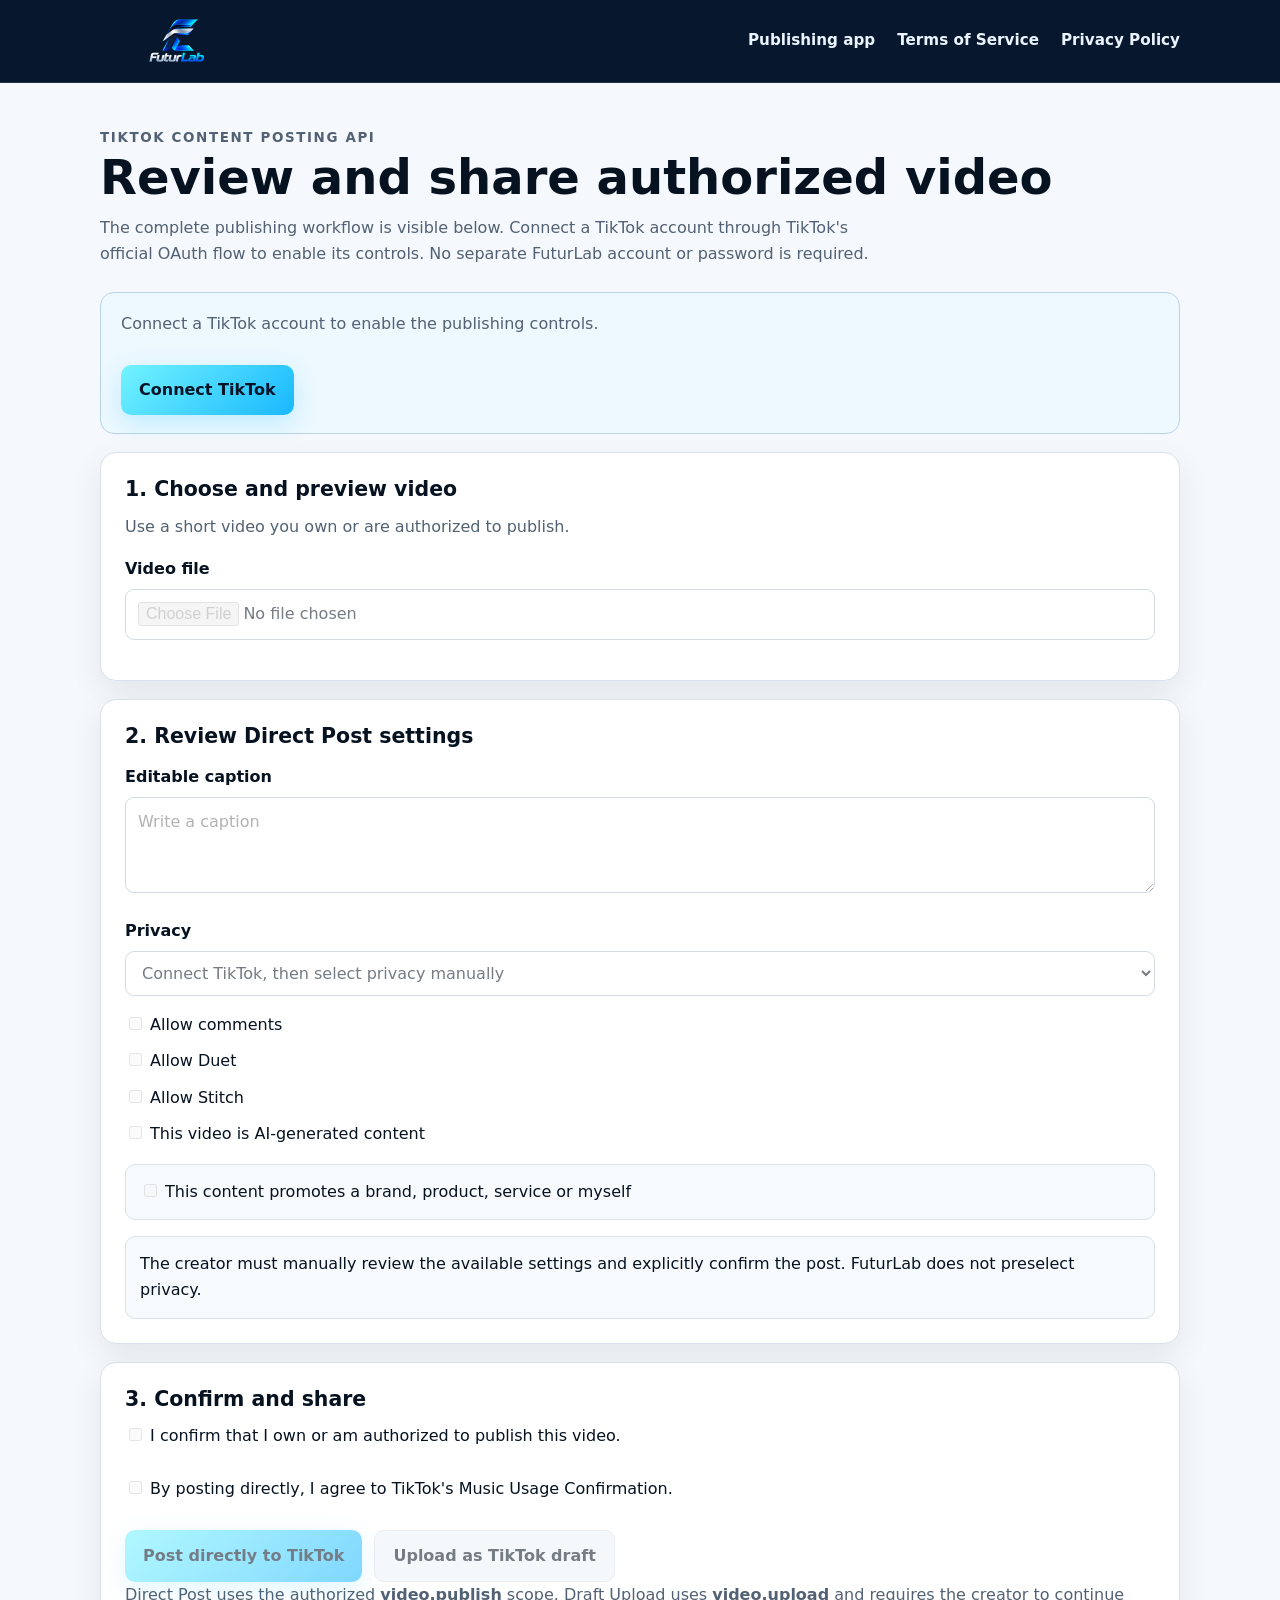
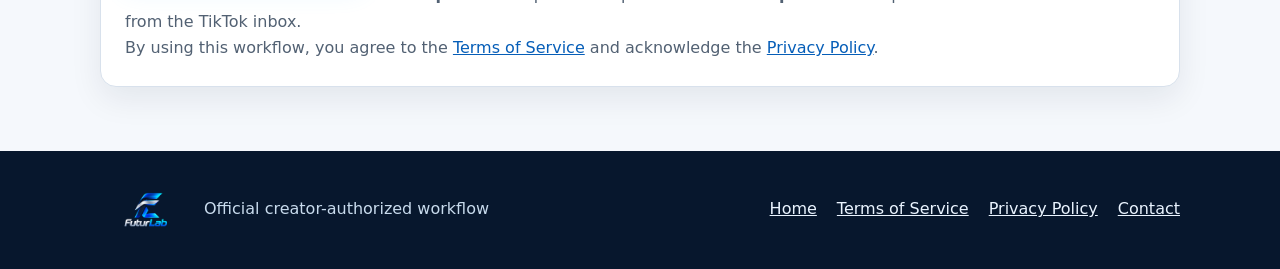
<file: tiktok-demo.html>
<!doctype html>
<html lang="en">
<head>
  <meta charset="utf-8">
  <meta name="viewport" content="width=device-width, initial-scale=1">
  <title>FuturLab publishing app</title>
  <meta http-equiv="refresh" content="0; url=/app.html">
  <link rel="canonical" href="https://futurlabmedia.com/app.html">
  <link rel="icon" type="image/png" href="/futurlab-logo.png">
</head>
<body>
  <p>Continue to the <a href="/app.html">FuturLab publishing app</a>.</p>
</body>
</html>
</file>
<file: styles.css>
:root {
  color-scheme: light;
  --ink: #071221;
  --muted: #526173;
  --line: #d8e1ec;
  --surface: #ffffff;
  --soft: #eef5fc;
  --blue: #087cf0;
  --cyan: #07cde8;
  --navy: #07172d;
  font-family: Inter, ui-sans-serif, system-ui, -apple-system, BlinkMacSystemFont, "Segoe UI", sans-serif;
}

* { box-sizing: border-box; }

html { scroll-behavior: smooth; }

body {
  margin: 0;
  color: var(--ink);
  background: #f5f8fc;
  font-size: 16px;
  line-height: 1.65;
}

a { color: #065eb8; }

a:hover { color: #03498e; }

.site-header {
  background: var(--navy);
  border-bottom: 1px solid rgba(255,255,255,.12);
}

.header-inner,
.container {
  width: min(1080px, calc(100% - 40px));
  margin: 0 auto;
}

.header-inner {
  min-height: 82px;
  display: flex;
  align-items: center;
  justify-content: space-between;
  gap: 28px;
}

.brand-link {
  display: inline-flex;
  align-items: center;
  flex: 0 0 auto;
}

.brand-logo {
  display: block;
  width: 154px;
  height: 64px;
  object-fit: contain;
}

.site-nav {
  display: flex;
  align-items: center;
  justify-content: flex-end;
  flex-wrap: wrap;
  gap: 10px 22px;
}

.site-nav a {
  color: #eaf4ff;
  font-size: .95rem;
  font-weight: 650;
  text-decoration: none;
}

.site-nav a:hover { color: #59e6ff; }

.hero {
  background:
    radial-gradient(circle at 84% 20%, rgba(7,205,232,.20), transparent 28%),
    linear-gradient(135deg, #07172d 0%, #0b2f65 70%, #0a62ae 100%);
  color: #fff;
  padding: 72px 0;
}

.hero-grid {
  display: grid;
  grid-template-columns: minmax(0, 1.25fr) minmax(300px, .75fr);
  gap: 48px;
  align-items: center;
}

.eyebrow {
  margin: 0 0 12px;
  color: #5ce9ff;
  font-size: .84rem;
  font-weight: 800;
  letter-spacing: .12em;
  text-transform: uppercase;
}

h1, h2, h3 { line-height: 1.18; }

.hero h1 {
  max-width: 760px;
  margin: 0 0 18px;
  font-size: clamp(2.35rem, 5vw, 4.25rem);
  letter-spacing: -.035em;
}

.hero-copy {
  max-width: 720px;
  margin: 0;
  color: #d6e8fb;
  font-size: 1.16rem;
}

.actions {
  display: flex;
  flex-wrap: wrap;
  gap: 12px;
  margin-top: 28px;
}

.button,
button {
  border: 0;
  border-radius: 10px;
  padding: 12px 18px;
  font: inherit;
  font-weight: 760;
  cursor: pointer;
}

.button {
  display: inline-flex;
  align-items: center;
  justify-content: center;
  text-decoration: none;
}

.button-primary,
button {
  color: #041426;
  background: linear-gradient(135deg, #72f3ff, #19b8ff);
  box-shadow: 0 8px 24px rgba(0,192,255,.20);
}

.button-secondary,
button.secondary {
  color: #dff5ff;
  background: transparent;
  border: 1px solid rgba(255,255,255,.35);
  box-shadow: none;
}

button.secondary {
  color: var(--ink);
  border-color: var(--line);
  background: #edf3f9;
}

button:disabled,
input:disabled,
select:disabled,
textarea:disabled {
  cursor: not-allowed;
  opacity: .55;
}

.hero-panel,
.card,
.legal-card {
  background: var(--surface);
  border: 1px solid var(--line);
  border-radius: 16px;
  box-shadow: 0 12px 32px rgba(5,28,57,.08);
}

.hero-panel {
  color: var(--ink);
  padding: 26px;
}

.hero-panel h2 { margin: 0 0 18px; font-size: 1.25rem; }

.mini-steps { display: grid; gap: 13px; }

.mini-step {
  display: grid;
  grid-template-columns: 32px 1fr;
  gap: 12px;
  align-items: start;
}

.step-number {
  width: 32px;
  height: 32px;
  display: grid;
  place-items: center;
  color: #fff;
  background: var(--blue);
  border-radius: 9px;
  font-weight: 800;
}

.mini-step strong { display: block; }
.mini-step span { color: var(--muted); font-size: .93rem; }

.section { padding: 60px 0; }
.section-white { background: #fff; }
.section h2 { margin: 0 0 12px; font-size: clamp(1.75rem, 3vw, 2.35rem); }
.section-intro { max-width: 760px; margin: 0 0 28px; color: var(--muted); }

.grid-3 {
  display: grid;
  grid-template-columns: repeat(3, minmax(0, 1fr));
  gap: 18px;
}

.card { padding: 24px; }
.card h3 { margin: 0 0 9px; }
.card p { margin: 0; color: var(--muted); }

.platform-list {
  display: flex;
  flex-wrap: wrap;
  gap: 10px;
  margin-top: 22px;
}

.platform-list span,
.badge {
  display: inline-flex;
  align-items: center;
  border: 1px solid #bcd2e7;
  border-radius: 999px;
  padding: 7px 12px;
  color: #15446f;
  background: #f1f8ff;
  font-size: .9rem;
  font-weight: 700;
}

.site-footer {
  padding: 34px 0;
  color: #c8dbed;
  background: var(--navy);
}

.footer-inner {
  display: flex;
  justify-content: space-between;
  gap: 28px;
  align-items: center;
  flex-wrap: wrap;
}

.footer-brand { display: flex; align-items: center; gap: 12px; }
.footer-brand img { width: 92px; height: 50px; object-fit: contain; }
.footer-links { display: flex; flex-wrap: wrap; gap: 10px 20px; }
.footer-links a { color: #eaf4ff; }

.app-main { padding: 44px 0 64px; }
.app-intro { margin-bottom: 24px; }
.app-intro h1 { margin: 0 0 9px; font-size: clamp(2rem, 4vw, 3rem); }
.app-intro p { margin: 0; color: var(--muted); max-width: 780px; }

.status-banner {
  display: flex;
  justify-content: space-between;
  align-items: center;
  gap: 18px;
  padding: 18px 20px;
  margin-bottom: 18px;
  border: 1px solid #b8d4ea;
  border-radius: 14px;
  background: #edf8ff;
}

.status-banner p { margin: 0; }
.ok { color: #087a36; font-weight: 750; }
.err { color: #a32929; }
.muted { color: var(--muted); }
.hidden { display: none !important; }

.app-stack { display: grid; gap: 18px; }
.app-card { padding: 24px; }
.app-card h2 { margin: 0 0 12px; font-size: 1.28rem; }
.app-card > p { margin-top: 0; }

.profile-row {
  display: flex;
  gap: 16px;
  align-items: center;
  flex-wrap: wrap;
}

.profile-row img {
  width: 60px;
  height: 60px;
  border-radius: 50%;
  object-fit: cover;
  background: #e4ecf4;
}

.profile-meta { flex: 1; min-width: 180px; }
.profile-meta strong { display: block; font-size: 1.12rem; }

.field { margin: 16px 0; }
.field label { display: block; margin-bottom: 7px; font-weight: 750; }

input[type="file"],
select,
textarea {
  width: 100%;
  border: 1px solid #afbfce;
  border-radius: 9px;
  padding: 11px 12px;
  color: var(--ink);
  background: #fff;
  font: inherit;
}

textarea { min-height: 96px; resize: vertical; }
.checks { display: grid; gap: 10px; }
.checks label, .confirmations label { display: block; }

.notice,
.commercial-box {
  padding: 14px;
  border: 1px solid var(--line);
  border-radius: 10px;
  background: #f7fafc;
}

.commercial-box { margin-top: 16px; }
.preview { display: block; max-width: 320px; width: 100%; margin-top: 15px; border-radius: 12px; background: #000; }

.status-output {
  white-space: pre-wrap;
  overflow: auto;
  margin-top: 16px;
  padding: 14px;
  border-radius: 10px;
  color: #ecf6ff;
  background: #071221;
  font: .9rem/1.55 ui-monospace, SFMono-Regular, Menlo, Consolas, monospace;
}

.legal-main { padding: 44px 0 68px; }
.legal-card { max-width: 900px; margin: 0 auto; padding: clamp(24px, 5vw, 52px); }
.legal-card h1 { margin-top: 0; font-size: clamp(2rem, 4vw, 3.1rem); }
.legal-card h2 { margin: 36px 0 10px; font-size: 1.35rem; }
.legal-card h3 { margin: 24px 0 8px; font-size: 1.08rem; }
.legal-card p, .legal-card li { color: #28394b; }
.legal-card ul { padding-left: 22px; }
.legal-meta { color: var(--muted); font-weight: 650; }

@media (max-width: 780px) {
  .header-inner { align-items: flex-start; flex-direction: column; padding: 12px 0 16px; gap: 8px; }
  .site-nav { justify-content: flex-start; gap: 8px 16px; }
  .brand-logo { width: 132px; height: 56px; }
  .hero { padding: 54px 0; }
  .hero-grid, .grid-3 { grid-template-columns: 1fr; }
  .hero-grid { gap: 28px; }
  .status-banner { align-items: flex-start; flex-direction: column; }
}
</file>
